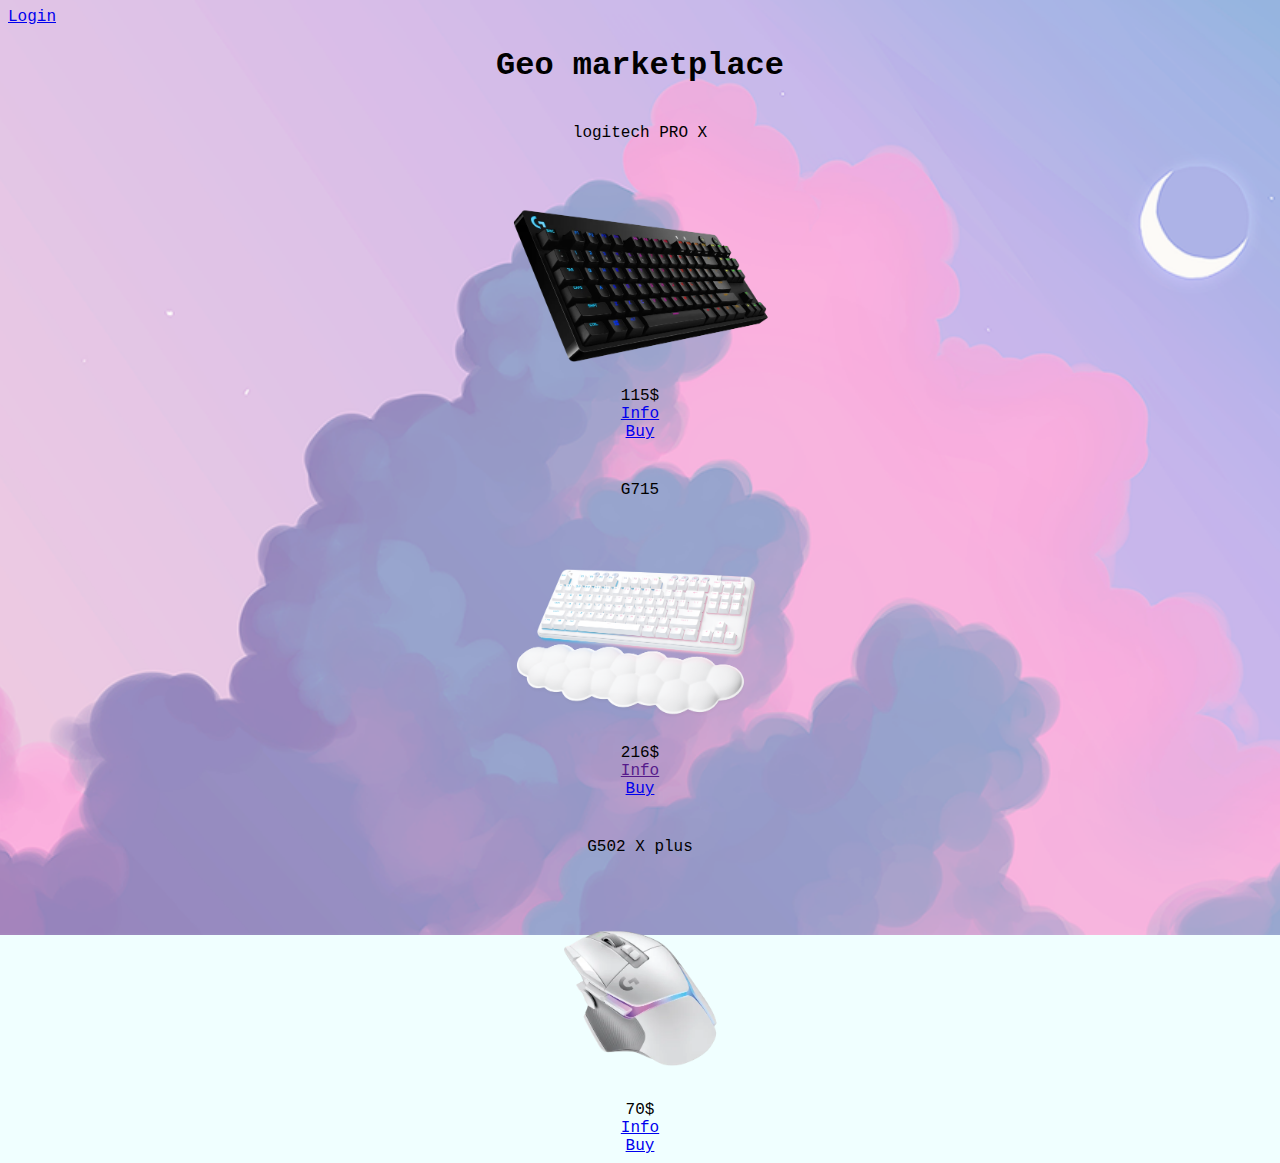
<file: index.html>
<!DOCTYPE html>
<html lang="en">
<head>
    <meta charset="UTF-8">
    <meta http-equiv="X-UA-Compatible" content="IE=edge">
    <meta name="viewport" content="width=device-width, initial-scale=1.0">
    <title>Geo marketplace</title>
    <link rel="stylesheet" href="style.css">
</head>
<body>
  <div>
    <a href="Login.html">Login</a>
  </div>
  <h1 class="title">Geo marketplace</h1>
    <div class="product-title">
      logitech PRO X
    </div>
    <div class="product-image">
       <img src="pro x.png" alt="" height="200">
    </div>
    <div class="price">
       115$
    </div>
    <div class="info">
       <a href="Keyboard.html">Info</a>
    </div>
    <div class="buy">
      <a href="Purchase.html">Buy</a>
    </div>
    <div class="product-title2">
      G715
    </div>
    <div class="product-image2">
      <img src="g715-gallery-1.png" alt="" height="200">
    </div>
    <div class="price2">
      216$
    </div>
    <div class="info2">
      <a href="">Info</a>
    </div>
    <div class="Buy2">
      <a href="Purchase.html">Buy</a>
    </div>
    <div class="product-title3">
      G502 X plus
    </div>
    <div class="product-image3">
      <img src="G502 X plus.png" alt="" height="200">
    </div>
    <div class="price3">
      70$
    </div>
    <div class="info3">
      <a href="Mouse.html">Info</a>
    </div>
    <div class="buy3">
      <a href="Purchase.html">Buy</a>
    </div>
</body>
</html>
</file>
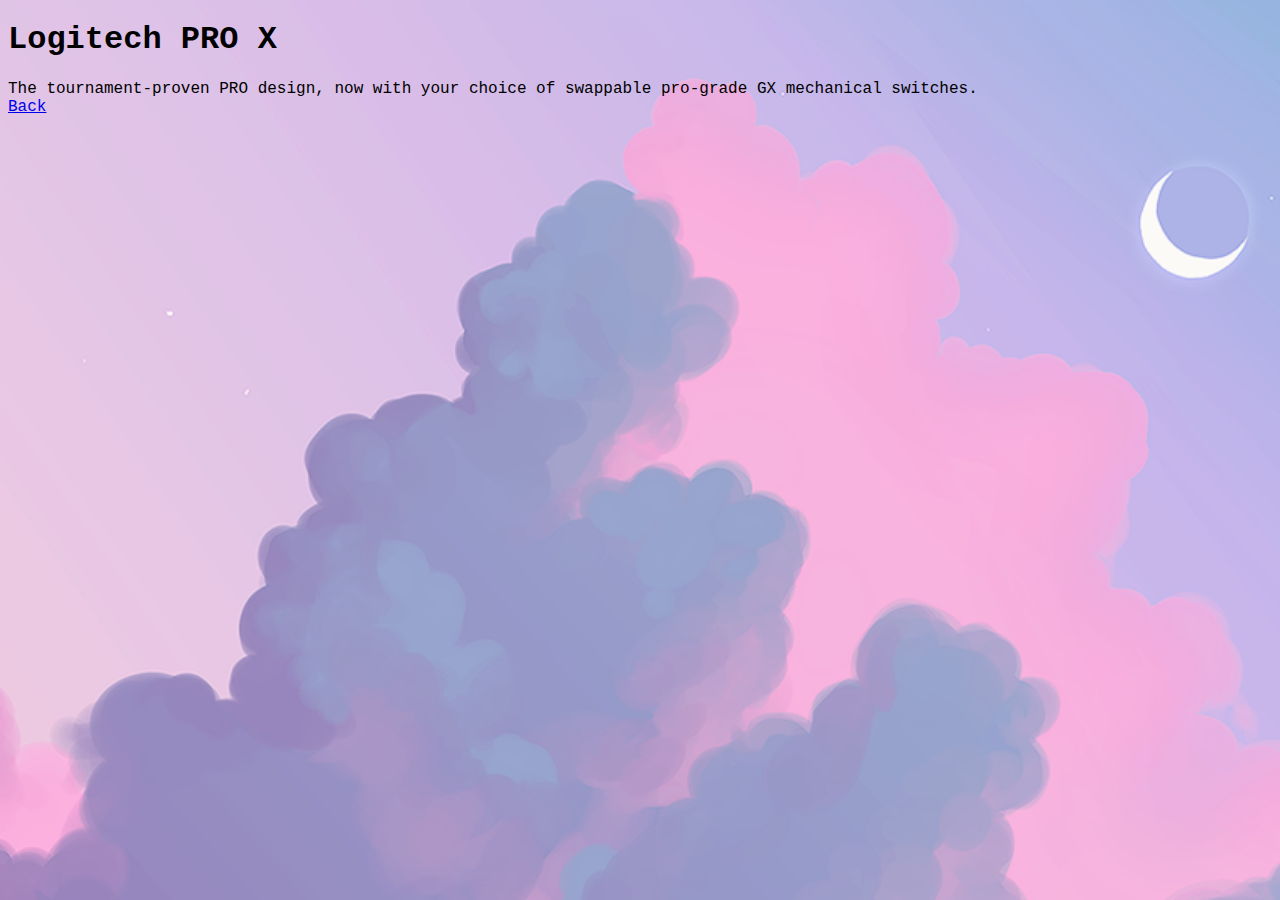
<file: Keyboard.html>
<!DOCTYPE html>
<html lang="en">
<head>
    <meta charset="UTF-8">
    <meta http-equiv="X-UA-Compatible" content="IE=edge">
    <meta name="viewport" content="width=device-width, initial-scale=1.0">
    <link rel="stylesheet" href="style2.css">
    <title>info</title>
</head>
<body>
    <h1>Logitech PRO X</h1>
    <div>
        The tournament-proven PRO design, now with your choice of swappable pro-grade GX mechanical switches.
    </div>
    <div>
        <a href="index.html">Back</a>
    </div>
 
</body>
</html>
</file>
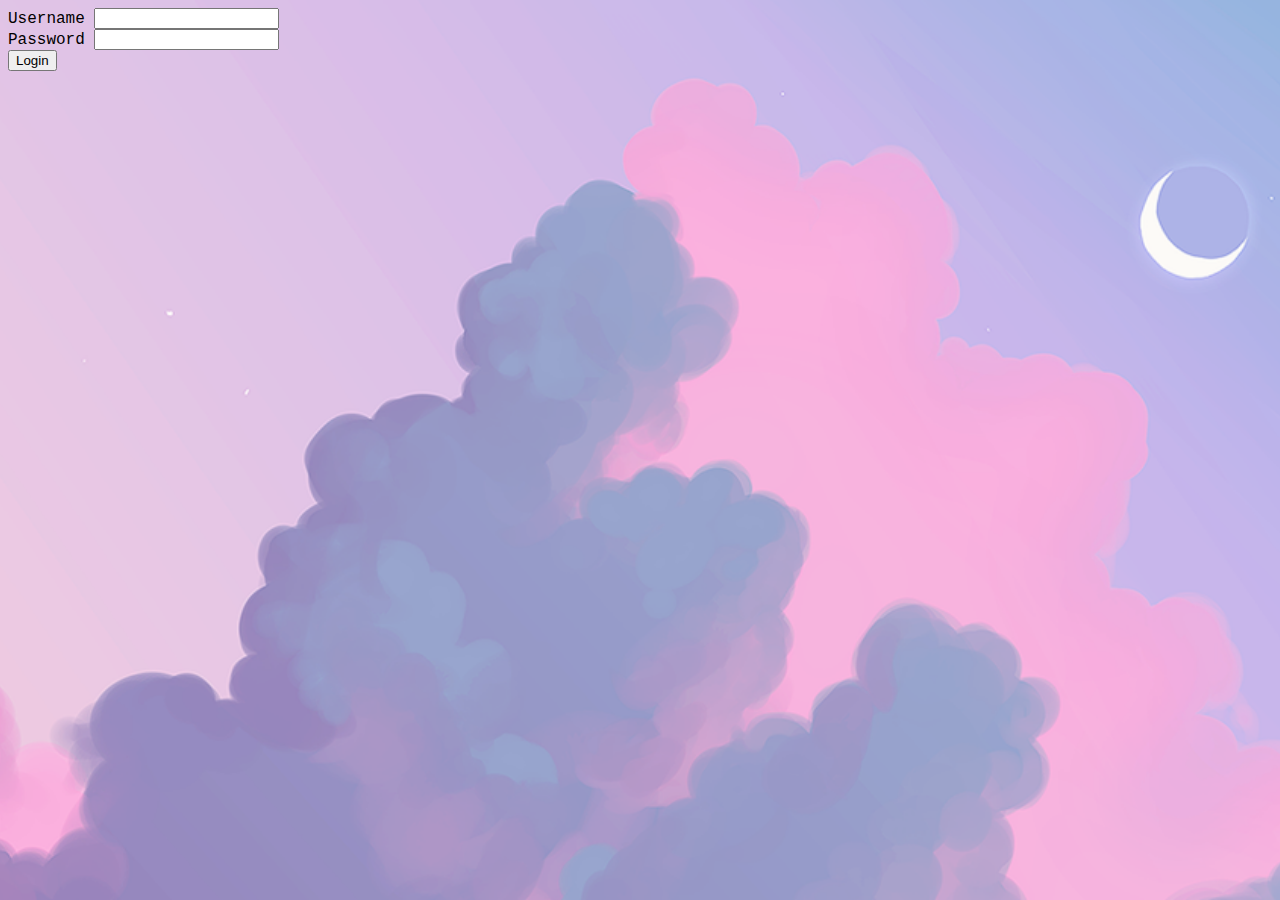
<file: Login.html>
<!DOCTYPE html>
<html lang="en">
<head>
    <title>Login</title>
    <link rel="stylesheet" href="style2.css">
</head>
<body>
    <div>
        Username
        <input type="text" name="Username" id="">
    </div>
    <div>
        Password
        <input type="text" name="Password" id="">
    </div>
    <div>
        <input type="button" value="Login">
    </div>
</body>
</html>
</file>
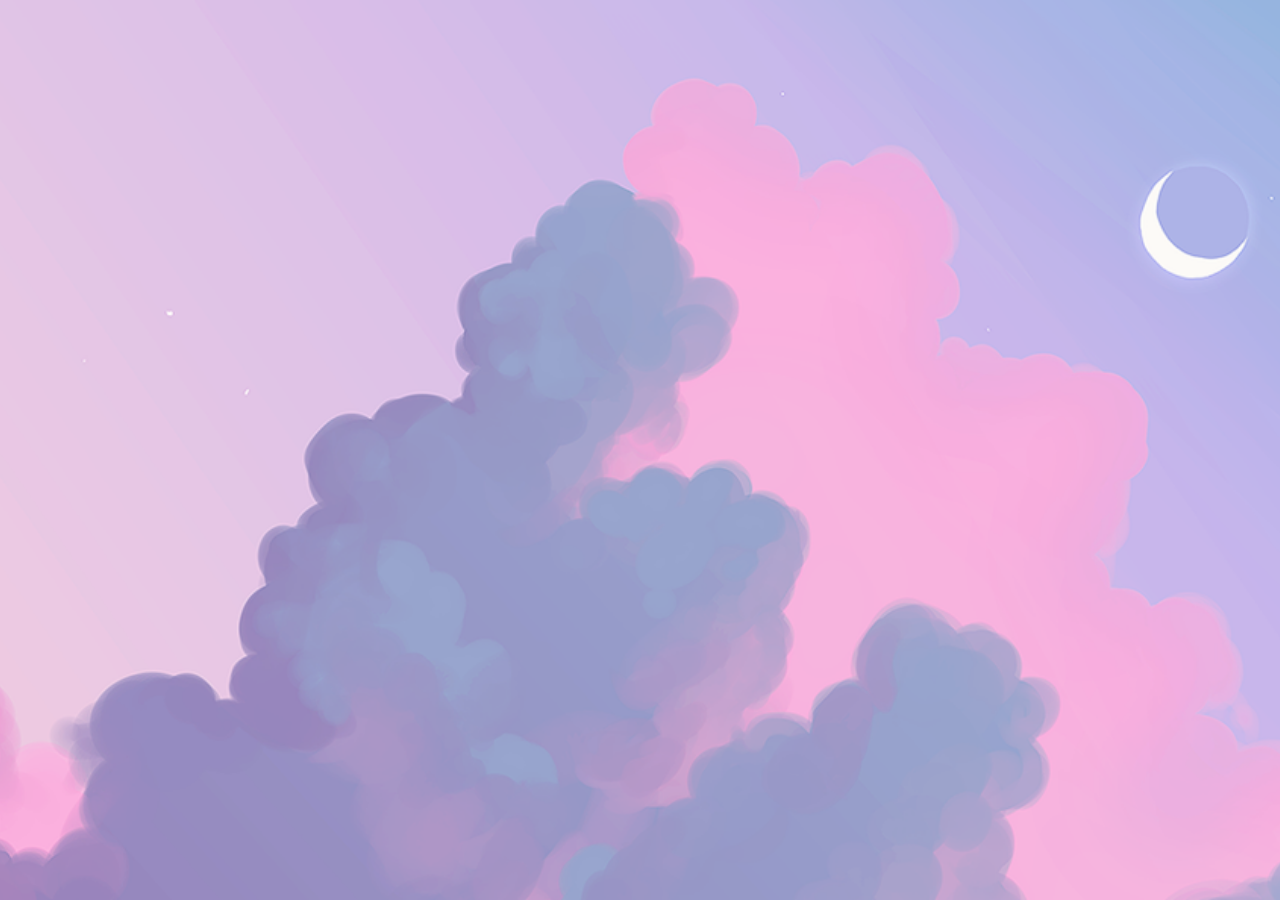
<file: Mouse.html>
<!DOCTYPE html>
<html lang="en">
<head>
    <meta charset="UTF-8">
    <meta http-equiv="X-UA-Compatible" content="IE=edge">
    <meta name="viewport" content="width=device-width, initial-scale=1.0">
    <link rel="stylesheet" href="style2.css">
    <title>Document</title>
</head>
<body>
    
</body>
</html>
</file>
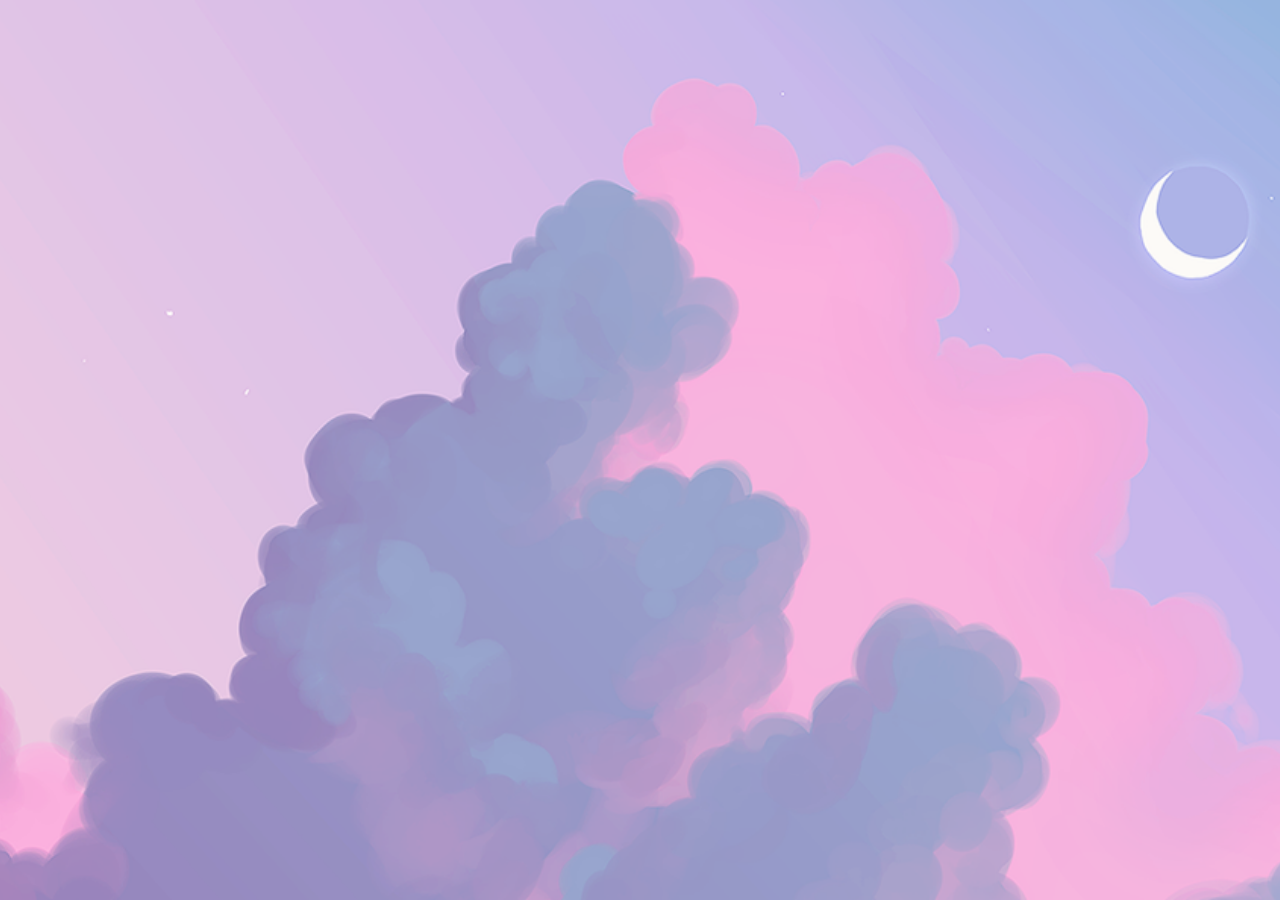
<file: Purchase.html>
<!DOCTYPE html>
<html lang="en">
<head>
    <meta charset="UTF-8">
    <meta http-equiv="X-UA-Compatible" content="IE=edge">
    <meta name="viewport" content="width=device-width, initial-scale=1.0">
    <link rel="stylesheet" href="style2.css">
    <title>Purchase completed</title>
</head>
<body>
    
</body>
</html>
</file>
<file: style.css>
body{
    background-color: azure;
    background-image: url("moon.png");
    background-repeat: no-repeat;
    background-position: center;
    background-attachment: fixed;
    background-size: 1940px;
    font-family: 'Courier New', Courier, monospace;
    
}

.title{
    text-align: center;
}

.product-title{
    text-align: center;
    margin: 40px;
}

.product-image{
    text-align: center;
}

.price{
    text-align: center;
}

.info{
    text-align: center;
}

.buy{
    text-align: center;
}

.product-title2{
    text-align: center;
    margin: 40px;
}

.product-image2{
    text-align: center;
}

.price2{
    text-align: center;
}

.info2{
    text-align: center;
}

.Buy2{
    text-align: center;
}

.product-title3{
    text-align: center;
    margin: 40px
}

.product-image3{
    text-align: center;
}

.price3{
    text-align: center;
}

.info3{
    text-align: center;
}

.buy3{
    text-align: center;
}
</file>
<file: style2.css>
body{
    background-color: azure;
    background-image: url("moon.png");
    background-repeat: no-repeat;
    background-position: center;
    background-attachment: fixed;
    background-size: 1940px;
    font-family: 'Courier New', Courier, monospace;
}
</file>
